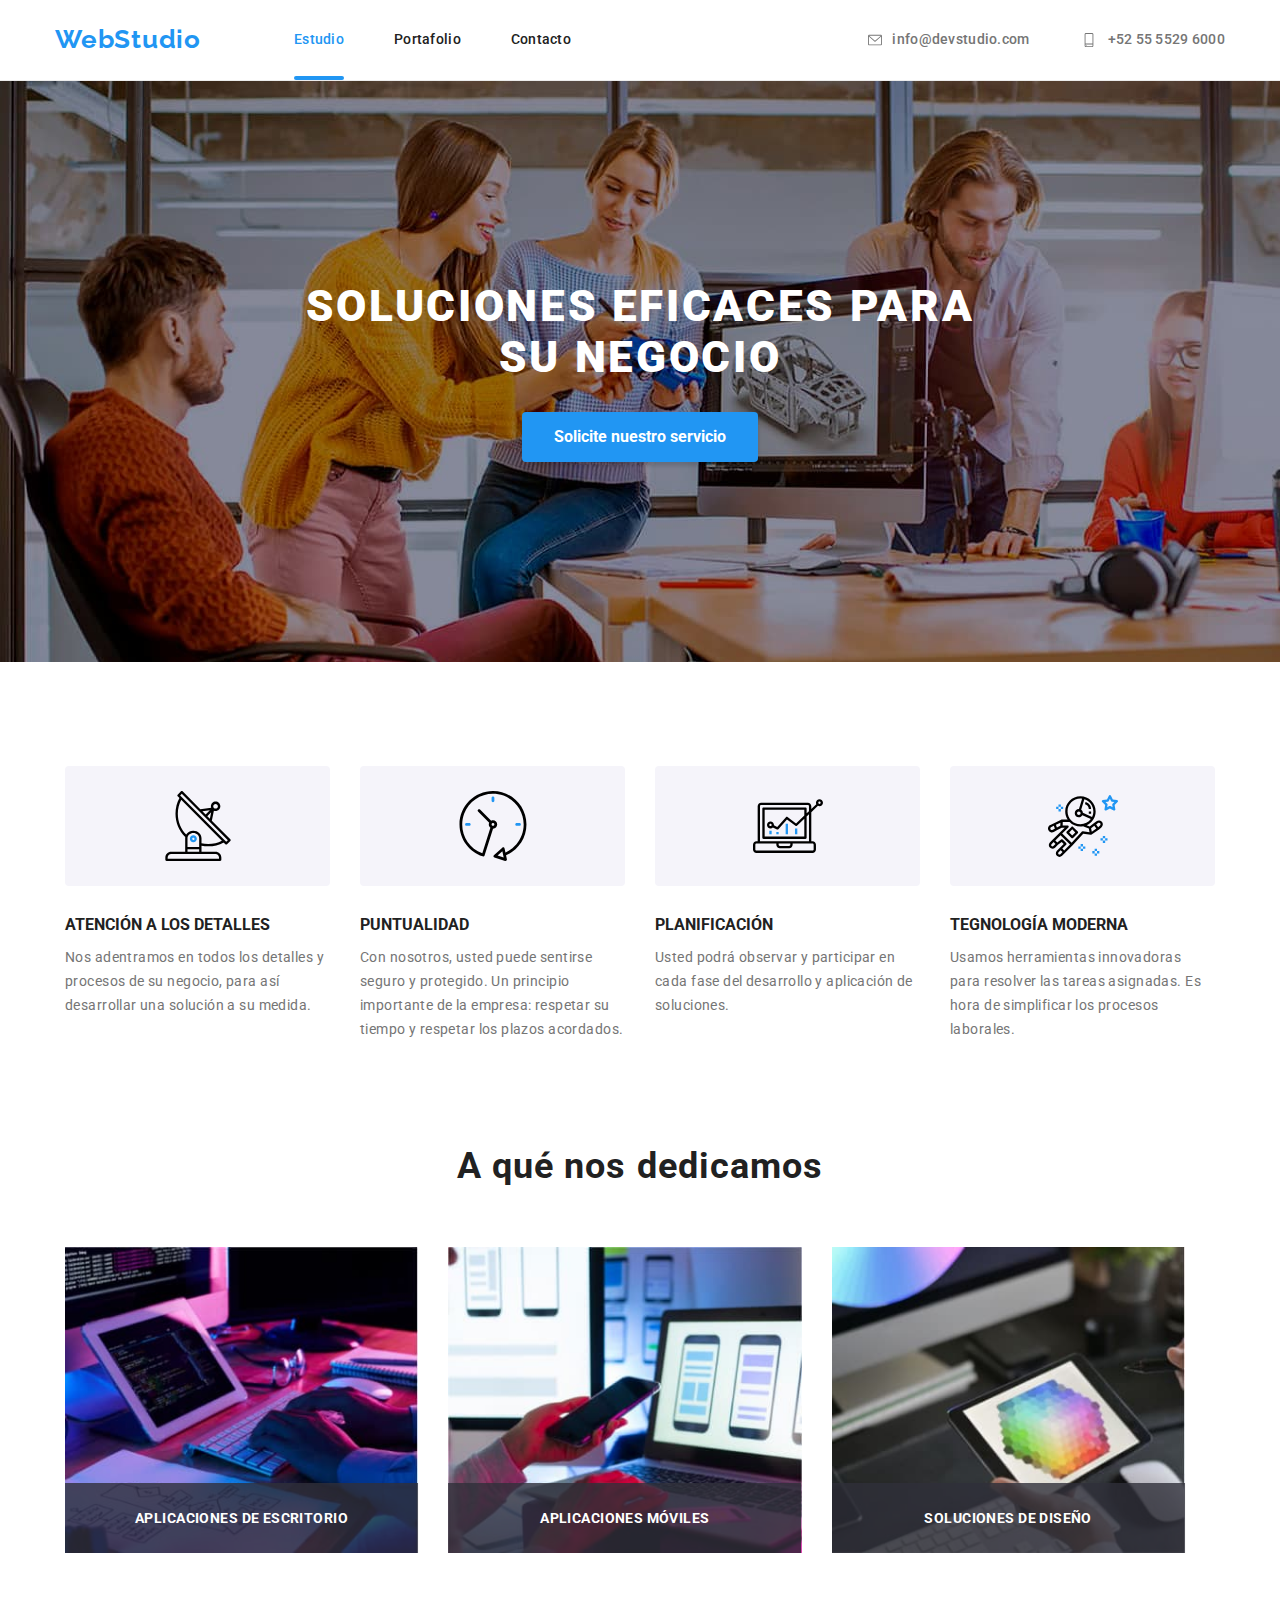
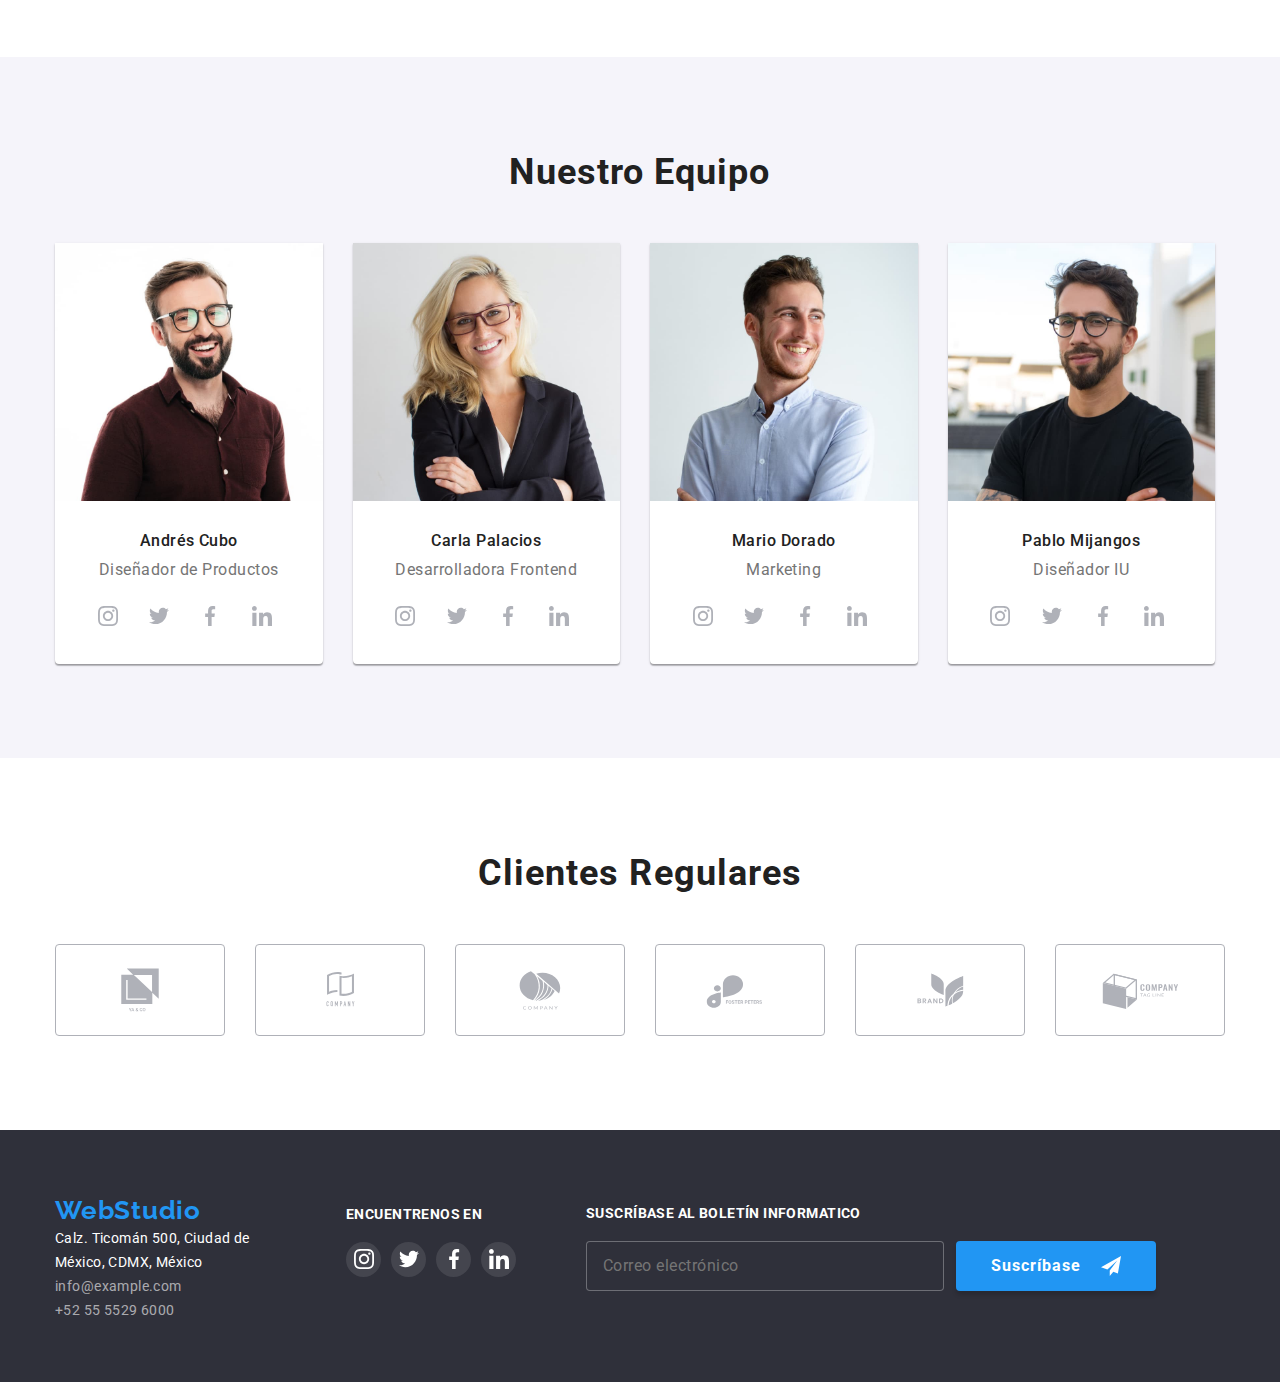
<file: index.html>
<!DOCTYPE html>
<html lang="en">
  <head>
    <meta charset="UTF-8" />
    <meta http-equiv="X-UA-Compatible" content="IE=edge" />
    <meta name="viewport" content="width=device-width, initial-scale=1.0" />
    <title>WebStudio</title>
    <!-- Fuentes -->
    <link
      href="https://fonts.googleapis.com/css2?family=Raleway:ital,wght@0,400;0,500;0,900;1,700&family=Roboto:ital,wght@0,100;0,300;0,400;0,500;0,700;0,900;1,100;1,300;1,400;1,500;1,700;1,900&display=swap"
      rel="stylesheet"
    />
    <link rel="preconnect" href="https://fonts.googleapis.com" />
    <link rel="preconnect" href="https://fonts.gstatic.com" crossorigin />
    <!-- Normalize -->
    <link
      rel="stylesheet"
      href="https://cdnjs.cloudflare.com/ajax/libs/modern-normalize/1.0.0/modern-normalize.min.css"
    />
    <!-- Mis Estilos -->
    <link rel="stylesheet" href="./css/styles.css" />
  </head>

  <body>
    <!-- Aquí empieza el encabezado principal que se mantendrá en todas las páginas del sitio web -->
    <header class="header">
      <div class="container container-header">
        <a href="./index.html" class="header-logo link"
          ><span class="logo-blue">WebStudio</span></a
        >
        <nav class="header-nav">
          <ul class="header-menu list">
            <li class="header-menu-item">
              <a href="./index.html" class="header-link link current"
                >Estudio</a
              >
            </li>
            <li class="header-menu-item">
              <a href="./portfolio.html" class="header-link link">Portafolio</a>
            </li>
            <li class="header-menu-item">
              <a href="" class="header-link link ">Contacto</a>
            </li>
          </ul>
        </nav>
        <ul class="header-contacts list">
          <li class="header-email ">
            <a
              href="mailto:info@devstudio.com"
              class="email header-contacts-link link"
            >
              <svg class="icon-header" width="14" height="14">
                <use href="./images/icons.svg#icon-email"></use></svg
              >info@devstudio.com</a
            >
          </li>
          <li class="header-tel">
            <a href="tel:+525555296000" class="tel header-contacts-link link"
              ><svg class="icon-header" width="18" height="14">
                <use href="./images/icons.svg#icon-smartphone"></use></svg
              >+52 55 5529 6000</a
            >
          </li>
        </ul>
      </div>
    </header>

    <!-- Aquí está el contenido principal de nuestra página -->
    <main>
      <!-- Contiene la sección para solicitar servicio -->
      <section class="main-intro intro section">
        <div class="container container-intro">
          <h1>SOLUCIONES EFICACES PARA SU NEGOCIO</h1>
          <button type="button" class="intro-button btn-intro-main" data-modal-open>
            Solicite nuestro servicio
          </button>
        </div>
      </section>

      <!-- Contiene la sección de los beneficios que ofrece la empresa-->
      <section class="benefits section">
        <div class="container container-benefits">
          <h2 hidden class="t-benefits">Nuestras ventanas</h2>
          <ul class="benefits-list list">
            <li class="benefits-list-item">
              <div class="features-container">
                <svg class="features-icon" width="70" height="70">
                  <use href="./images/icons.svg#icon-antenna"></use>
                </svg>
              </div>
              <h3 class="title-benefits">ATENCIÓN A LOS DETALLES</h3>
              <p class="benefits-text">
                Nos adentramos en todos los detalles y procesos de su negocio,
                para así desarrollar una solución a su medida.
              </p>
            </li>
            <li class="benefits-list-item">
              <div class="features-container">
                <svg class="features-icon" width="70" height="70">
                  <use href="./images/icons.svg#icon-clock"></use>
                </svg>
              </div>
              <h3 class="title-benefits">PUNTUALIDAD</h3>
              <p class="benefits-text">
                Con nosotros, usted puede sentirse seguro y protegido. Un
                principio importante de la empresa: respetar su tiempo y
                respetar los plazos acordados.
              </p>
            </li>
            <li class="benefits-list-item">
              <div class="features-container">
                <svg class="features-icon" width="70" height="70">
                  <use href="./images/icons.svg#icon-diagram"></use>
                </svg>
              </div>
              <h3 class="title-benefits">PLANIFICACIÓN</h3>
              <p class="benefits-text">
                Usted podrá observar y participar en cada fase del desarrollo y
                aplicación de soluciones.
              </p>
            </li>
            <li class="benefits-list-item">
              <div class="features-container">
                <svg class="features-icon" width="70" height="70">
                  <use href="./images/icons.svg#icon-astronaut"></use>
                </svg>
              </div>
              <h3 class="title-benefits">TEGNOLOGÍA MODERNA</h3>
              <p class="benefits-text">
                Usamos herramientas innovadoras para resolver las tareas
                asignadas. Es hora de simplificar los procesos laborales.
              </p>
            </li>
          </ul>
        </div>
      </section>

      <!-- Contiene la sección: A qué se dedica la empresa -->
      <section class="section-word">
        <div class="container container-word">
          <h2 class="title-what-do">A qué nos dedicamos</h2>
          <ul class="img-container-list list work">
            <li class="img-work-item">
              <div class="container-work-item">
                <img 
                  class="img-work"
                  src="./images/Diseño_desarrollo_SW.jpg"
                  alt="Diseño y desarrollo de una solución informática"
                  width="373"
                />
                <p class="label-work">APLICACIONES DE ESCRITORIO</p>
              </div>
            </li>
            <li class="img-work-item">
              <div class="container-work-item">
                <img
                  src="./images/Diseño_Responsive.jpg"
                  alt="Diseño web responsive"
                  width="373"
                />
                <p class="label-work">APLICACIONES MÓVILES</p>
              </div>
            </li>
            <li class="img-work-item">
              <div class="container-work-item">
                <img
                  src="./images/Diseño_Necesidades.jpg"
                  alt="Diseño de acuerdo a la necesidades"
                  width="373"
                />
                <p class="label-work">SOLUCIONES DE DISEÑO</p>
              </div>
            </li>
          </ul>
        </div>
      </section>

      <!-- Contiene la sección de información del equipo de trabajo de la empresa -->
      <section class="section-our-team section">
        <div class="container container-our-team">
          <h2 class="title-our-team">Nuestro Equipo</h2>
          <ul class="our-team-list list">
            <li class="our-team-item">
              <img
                class="img-our-team"
                src="./images/andres_cubo.jpg"
                alt="Miembro del equipo de trabajo Andrés Cubo"
                width="270"
              />
              <div class="container-title-text">
                <h3 class="title-our-team-person">Andrés Cubo</h3>
                <p class="our-team-text">Diseñador de Productos</p>
                <div class="content-social-networks">
                  <ul class="social-networks-list list">
                    <li class="social-networks-item">
                      <a href="#" class="social-networks-link">
                        <svg class="icon-networks" width="20" height="20">
                          <use href="./images/icons.svg#icon-instagram"></use>
                        </svg>
                      </a>
                    </li>
                    <li class="social-networks-item">
                      <a href="#">
                        <svg class="icon-networks" width="20" height="20">
                          <use href="./images/icons.svg#icon-twitter"></use>
                        </svg>
                      </a>
                    </li>
                    <li class="social-networks-item">
                      <a href="#">
                        <svg class="icon-networks" width="20" height="20">
                          <use href="./images/icons.svg#icon-facebook"></use>
                        </svg>
                      </a>
                    </li>
                    <li class="social-networks-item">
                      <a href="#">
                        <svg class="icon-networks" width="20" height="20">
                          <use href="./images/icons.svg#icon-linkedin"></use>
                        </svg>
                      </a>
                    </li>
                  </ul>
                </div>
              </div>
            </li>
            <li class="our-team-item">
              <img
                class="img-our-team"
                src="./images/carla_palacios.jpg"
                alt="Miembro del equipo de trabajo Carla Palacios"
                width="270"
              />
              <div class="container-title-text">
                <h3 class="title-our-team-person">Carla Palacios</h3>
                <p class="our-team-text">Desarrolladora Frontend</p>
                <div class="content-social-networks">
                  <ul class="social-networks-list list">
                    <li class="social-networks-item">
                      <a href="#">
                        <svg class="icon-networks" width="20" height="20">
                          <use href="./images/icons.svg#icon-instagram"></use>
                        </svg>
                      </a>
                    </li>
                    <li class="social-networks-item">
                      <a href="#">
                        <svg class="icon-networks" width="20" height="20">
                          <use href="./images/icons.svg#icon-twitter"></use>
                        </svg>
                      </a>
                    </li>
                    <li class="social-networks-item">
                      <a href="#">
                        <svg class="icon-networks" width="20" height="20">
                          <use href="./images/icons.svg#icon-facebook"></use>
                        </svg>
                      </a>
                    </li>
                    <li class="social-networks-item">
                      <a href="#">
                        <svg class="icon-networks" width="20" height="20">
                          <use href="./images/icons.svg#icon-linkedin"></use>
                        </svg>
                      </a>
                    </li>
                  </ul>
                </div>
              </div>
            </li>
            <li class="our-team-item">
              <img
                class="img-our-team"
                src="./images/mario_dorado.jpg"
                alt="Miembro del equipo de trabajo Mario Dorado"
                width="270"
              />
              <div class="container-title-text">
                <h3 class="title-our-team-person">Mario Dorado</h3>
                <p class="our-team-text">Marketing</p>
                <div class="content-social-networks">
                  <ul class="social-networks-list list">
                    <li class="social-networks-item">
                      <a href="#">
                        <svg class="icon-networks" width="20" height="20">
                          <use href="./images/icons.svg#icon-instagram"></use>
                        </svg>
                      </a>
                    </li>
                    <li class="social-networks-item">
                      <a href="#">
                        <svg class="icon-networks" width="20" height="20">
                          <use href="./images/icons.svg#icon-twitter"></use>
                        </svg>
                      </a>
                    </li>
                    <li class="social-networks-item">
                      <a href="#">
                        <svg class="icon-networks" width="20" height="20">
                          <use href="./images/icons.svg#icon-facebook"></use>
                        </svg>
                      </a>
                    </li>
                    <li class="social-networks-item">
                      <a href="#">
                        <svg class="icon-networks" width="20" height="20">
                          <use href="./images/icons.svg#icon-linkedin"></use>
                        </svg>
                      </a>
                    </li>
                  </ul>
                </div>
              </div>
            </li>
            <li class="our-team-item">
              <img
                class="img-our-team"
                src="./images/pablo_mijangos.jpg"
                alt="Miembro del equipo de trabajo Pablo Mijangos"
                width="270"
              />
              <div class="container-title-text">
                <h3 class="title-our-team-person">Pablo Mijangos</h3>
                <p class="our-team-text">Diseñador IU</p>
                <div class="content-social-networks">
                  <ul class="social-networks-list list">
                    <li class="social-networks-item">
                      <a href="#">
                        <svg class="icon-networks" width="20" height="20">
                          <use href="./images/icons.svg#icon-instagram"></use>
                        </svg>
                      </a>
                    </li>
                    <li class="social-networks-item">
                      <a href="#">
                        <svg class="icon-networks" width="20" height="20">
                          <use href="./images/icons.svg#icon-twitter"></use>
                        </svg>
                      </a>
                    </li>
                    <li class="social-networks-item">
                      <a href="#">
                        <svg class="icon-networks" width="20" height="20">
                          <use href="./images/icons.svg#icon-facebook"></use>
                        </svg>
                      </a>
                    </li>
                    <li class="social-networks-item">
                      <a href="#">
                        <svg class="icon-networks" width="20" height="20">
                          <use href="./images/icons.svg#icon-linkedin"></use>
                        </svg>
                      </a>
                    </li>
                  </ul>
              </div>
            </li>
          </ul>
        </div>
      </section>

      <section class="regular-customers-section section">
        <div class="container-regular-customers container">
          <h2 class="title-our-team">Clientes Regulares</h2>
            <ul class="regular-customers-list list">
              <li class="regular-customers-item"><svg class="icon-customers" width="42" height="47">
                <use href="./images/icons.svg#icon-customer-1"></use>
              </svg></li>
              <li class="regular-customers-item"><svg class="icon-customers" width="39" height="35">
                <use href="./images/icons.svg#icon-customer-2"></use>
              </svg></li>
              <li class="regular-customers-item"><svg class="icon-customers" width="44" height="42">
                <use href="./images/icons.svg#icon-customer-3"></use>
              </svg></li>
              <li class="regular-customers-item"><svg class="icon-customers" width="85" height="85">
                <use href="./images/icons.svg#icon-customer-4"></use>
              </svg></li>
              <li class="regular-customers-item"><svg class="icon-customers" width="83" height="46">
                <use href="./images/icons.svg#icon-customer-5"></use>
              </svg></li>
              <li class="regular-customers-item"><svg class="icon-customers" width="85" height="85">
                <use href="./images/icons.svg#icon-customer-6"></use>
              </svg></li>
            </ul>
          
        </div>
      </section>
    </main>

    <!-- Y aquí está nuestro pie de página principal que se utiliza en todas las páginas de nuestro sitio web -->
    <footer class="footer">
      <div class="container container-footer">
        <div class="container-footer-adderss">
          <a href="./index.html" class="footer-logo link"
          ><span class="logo-blue">WebStudio</span></a
        >
        <address class="footer_address">
          <ul class="footer-list list">
            <li class="footer-list-item">
              <a href="" class="address-contact link"
                >Calz. Ticomán 500, Ciudad de México, CDMX, México</a
              >
            </li>
            <li class="footer-list-item">
              <a href="mailto:info@example.com" class="footer-contact link"
                >info@example.com</a
              >
            </li>
            <li class="footer-list-item">
              <a href="tel:+525555296000" class="footer-contact link"
                >+52 55 5529 6000
              </a>
            </li>
          </ul>
        </address>
        </div>
        <div class="content-social-footer">
            <p class="text-social">ENCUENTRENOS EN</p>
            <ul class="social-list list">
              <li>
                <a href="#" class="icon-footer-link">
                  <svg class="icon-footer" width="20" height="20">
                    <use href="./images/icons.svg#icon-instagram-2"></use>
                  </svg>
                </a>
              </li>
              <li>
                <a href="#" class="icon-footer-link">
                  <svg class="icon-footer" width="20" height="20">
                    <use href="./images/icons.svg#icon-twitter-2"></use>
                  </svg>
                </a>
              </li>
              <li>
                <a href="#" class="icon-footer-link">
                  <svg class="icon-footer" width="20" height="20">
                    <use href="./images/icons.svg#icon-facebook-2"></use>
                  </svg>
                </a>
              </li>
              <li>
                <a href="#" class="icon-footer-link" >
                  <svg class="icon-footer" width="20" height="20">
                    <use href="./images/icons.svg#icon-linkedin-2"></use>
                  </svg>
                </a>
              </li>
            </ul>
          </div>

          <div class="footer-container-suscribe">
            <p></p>
            <form action="" class="footer-form">
              <label for="mail" class="footer-label-suscribe">SUSCRÍBASE AL BOLETÍN INFORMATICO</label>
              <div class="footer-container-send">
                <input type="email" class="form-input-footer" name="mail" id="mail" placeholder="Correo electrónico" required>
                <button type="submit" class="footer-btn">Suscríbase
                  <svg class="form-footer-icon" width="20" height="20">
                    <use href="./images/icons.svg#icon-suscribe"></use>
                  </svg>
                </button>
              </div>
            </form>
          </div>
      </div>
    </footer>

     <!--VENTANA MODAL-->
     <div class= "backdrop is-hidden " data-modal>
      <div class="modal">
        <button type="button" class="modal__close" data-modal-close>
          <svg class="modal__close--icon" width="15" height="15">
                <use href="./images/icons.svg#icon-close"></use></svg
              >
        </button>
        <form action="on" class="form-modal">
          <div class="form-container-modal">
            <p class="form-text">Deje sus datos, nos contactaremos con usted</p>
          
            <label for="name" class="form-label">Nombre</label>
            <div class="form-container-input">
              <input type="text" class="form-input" name="name" id="name" required/>
              <svg class="form-icon" width="15" height="15">
                <use href="./images/icons.svg#icon-person"></use>
              </svg>
            </div>
            
            <label for="phone" class="form-label">Teléfono</label>
              <div class="form-container-input">
                <input type="tel" class="form-input" name="phone" id="phone" required/>
                <svg class="form-icon" width="15" height="15">
                  <use href="./images/icons.svg#icon-phone"></use>
                </svg>
              </div>
          
            <label for="eamil" class="form-label">E-mail</label>
              <div class="form-container-input">
                <input type="email" class="form-input" name="email" id="email" required/>
                <svg class="form-icon" width="15" height="15">
                  <use href="./images/icons.svg#icon-mail"></use>
                </svg>
              </div>
          
            <label for="comment" class="form-label">Comentarios</label>
            <div class="form-container-textarea">
              <textarea name="comment" id="comment" class="form-textarea" cols="30" rows="10" placeholder="Introduzca el texto"></textarea>
            </div>
           
            <label class="form-label-checkbox">
              <div class="form-container-checkbox">
                <input type="checkbox" class="form-checkbox-input" name="policy" id="policy" value="accept">
                <svg class="form-icon-check" width="16" height="15">
                  <use href="./images/icons.svg#icon-checkbox"></use>
                </svg>
                <span class="form-text-policy">Estoy de acuerdo con el boletín informativo y acepto los Términos y Condiciones</span>
              </div>
            </label>
            
            <button type="submit" class="form-btnsend">Enviar</button>
          </div>
        </form>
      </div>
    </div>
    <script src="./js/modal.js"></script>
  </body>
</html>
</file>
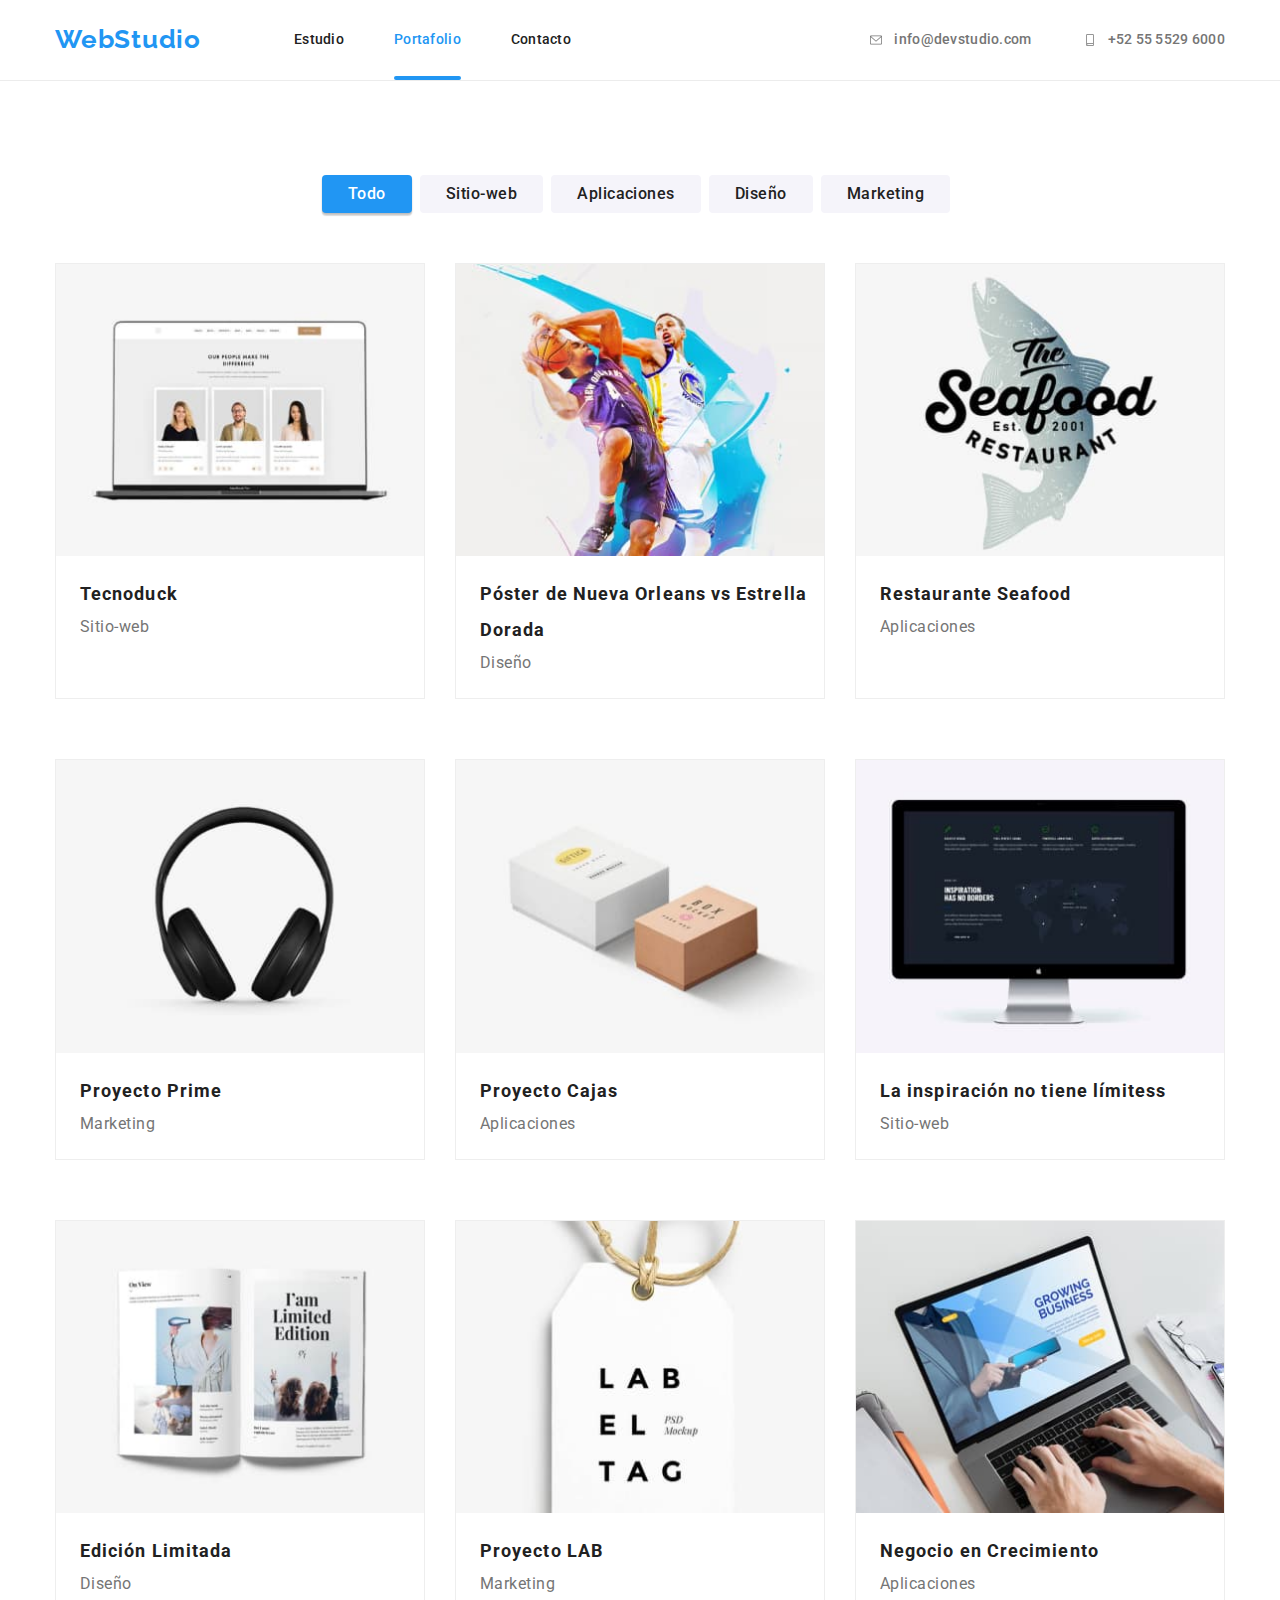
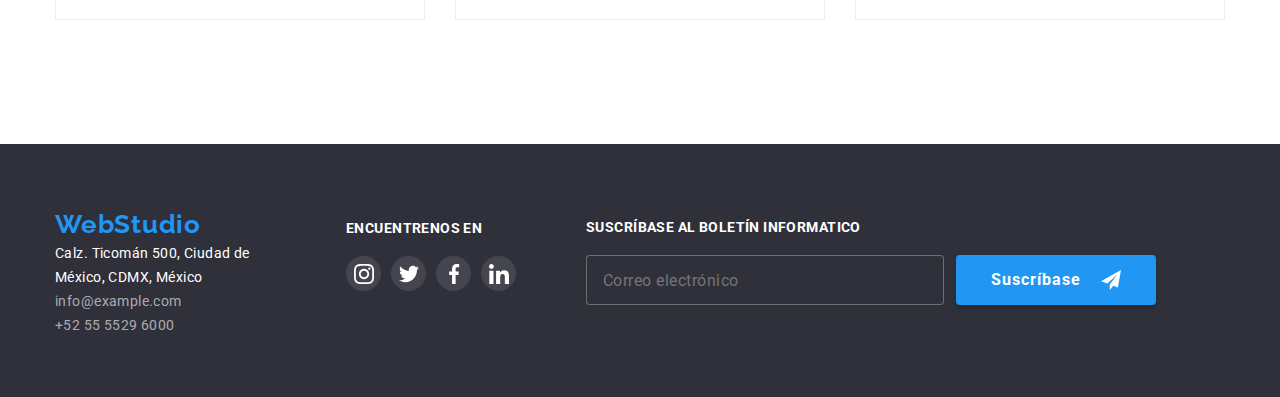
<file: portfolio.html>
<!DOCTYPE html>
<html lang="en">
  <head>
    <meta charset="UTF-8" />
    <meta http-equiv="X-UA-Compatible" content="IE=edge" />
    <meta name="viewport" content="width=device-width, initial-scale=1.0" />
    <title>WebStudio</title>
    <!-- Fuentes -->
    <link
      href="https://fonts.googleapis.com/css2?family=Raleway:ital,wght@0,400;0,500;0,900;1,700&family=Roboto:ital,wght@0,100;0,300;0,400;0,500;0,700;0,900;1,100;1,300;1,400;1,500;1,700;1,900&display=swap"
      rel="stylesheet"
    />
    <link rel="preconnect" href="https://fonts.googleapis.com" />
    <link rel="preconnect" href="https://fonts.gstatic.com" crossorigin />
    <!-- Normalize -->
    <link
      rel="stylesheet"
      href="https://cdnjs.cloudflare.com/ajax/libs/modern-normalize/1.0.0/modern-normalize.min.css"
    />
    <!-- Mis Estilos -->
    <link rel="stylesheet" href="./css/styles.css" />
  </head>
  <body>
    <!-- Aquí empieza el encabezado principal que se mantendrá en todas las páginas del sitio web -->
    <header class="header">
      <div class="container container-header">
        <a href="./index.html" class="header-logo link"
          ><span class="logo-blue">WebStudio</span></a
        >
        <nav class="header-nav">
          <ul class="header-menu list">
            <li class="header-menu-item">
              <a href="./index.html" class="header-link link">Estudio</a>
            </li>
            <li class="header-menu-item">
              <a href="./portfolio.html" class="header-link link current"
                >Portafolio</a
              >
            </li>
            <li class="header-menu-item">
              <a href="" class="header-link link contacto">Contacto</a>
            </li>
          </ul>
        </nav>
        <ul class="header-contacts list">
          <li class="header-email">
            <a
              href="mailto:info@devstudio.com"
              class="email header-contacts-link link"
            >
              <svg class="icon-header" width="16" height="12">
                <use href="./images/icons.svg#icon-email"></use></svg
              >info@devstudio.com</a
            >
          </li>
          <li class="header-tel">
            <a href="tel:+525555296000" class="tel header-contacts-link link"
              ><svg class="icon-header" width="16" height="12">
                <use href="./images/icons.svg#icon-smartphone"></use></svg
              >+52 55 5529 6000</a
            >
          </li>
        </ul>
      </div>
    </header>
    <!-- Aquí está el contenido principal de nuestra página -->
    <main>
      <!-- Contiene la sección del portafolio -->
      <section class="navbar-section section">
        <div class="container">
          <ul class="nav-list list">
            <li class="list-button">
              <button type="button" class="nav-button button-current">
                Todo
              </button>
            </li>
            <li class="list-button">
              <button type="button" class="nav-button">Sitio-web</button>
            </li>
            <li class="list-button">
              <button type="button" class="nav-button">Aplicaciones</button>
            </li>
            <li class="list-button">
              <button type="button" class="nav-button">Diseño</button>
            </li>
            <li class="list-button">
              <button type="button" class="nav-button">Marketing</button>
            </li>
          </ul>
          <ul class="portfolio-list list">
            <li class="portfolio-item">
              <div class="card">
                <img
                  src="./images/tecnoduck.jpg"
                  alt="Sitio-web Tecnoduck"
                  width="370"
                />
                <div class="content-description">
                  <p class="description-text">
                    Tecnoduck es una plataforma de distribución de coronavirus
                    de última generación. Las compañías usan esta plataforma
                    para el espionaje digital y los ataques a los servidores
                    seguros de la competencia.
                  </p>
                </div>
              </div>
              <div class="container-title-text-port">
                <h3 class="title-portfolio">Tecnoduck</h3>
                <p class="portfolio-text">Sitio-web</p>
              </div>
            </li>
            <li class="portfolio-item">
              <div class="card">
                <img
                  src="./images/poster.jpg"
                  alt="Nueva Orleans vs Estrella Dorada"
                  width="370"
                />
                <div class="content-description">
                  <p class="description-text">
                    Lorem ipsum dolor, sit amet consectetur adipisicing elit.
                    Iusto, id cum quibusdam perferendis vero consequuntur minus
                    perspiciatis et quasi voluptate, porro omnis quidem suscipit
                    velit natus qui culpa, doloremque ea?
                  </p>
                </div>
              </div>
              <div class="container-title-text-port">
                <h3 class="title-portfolio">
                  Póster de Nueva Orleans vs Estrella Dorada
                </h3>
                <p class="portfolio-text">Diseño</p>
              </div>
            </li>
            <li class="portfolio-item">
              <div class="card">
                <img
                  src="./images/restaurant.jpg"
                  alt="Restaurante Seafood"
                  width="370"
                />
                <div class="content-description">
                  <p class="description-text">
                    Lorem ipsum dolor, sit amet consectetur adipisicing elit.
                    Iusto, id cum quibusdam perferendis vero consequuntur minus
                    perspiciatis et quasi voluptate, porro omnis quidem suscipit
                    velit natus qui culpa, doloremque ea?
                  </p>
                </div>
              </div>
              <div class="container-title-text-port">
                <h3 class="title-portfolio">Restaurante Seafood</h3>
                <p class="portfolio-text">Aplicaciones</p>
              </div>
            </li>
            <li class="portfolio-item">
              <div class="card">
                <img
                  src="./images/proyecto-prime.jpg"
                  alt="Diadema"
                  width="370"
                />
                <div class="content-description">
                  <p class="description-text">
                    Lorem ipsum dolor, sit amet consectetur adipisicing elit.
                    Iusto, id cum quibusdam perferendis vero consequuntur minus
                    perspiciatis et quasi voluptate, porro omnis quidem suscipit
                    velit natus qui culpa, doloremque ea?
                  </p>
                </div>
              </div>
              <div class="container-title-text-port">
                <h3 class="title-portfolio">Proyecto Prime</h3>
                <p class="portfolio-text">Marketing</p>
              </div>
            </li>
            <li class="portfolio-item">
              <div class="card">
                <img src="./images/proyecto-caja.jpg" alt="Cajas" width="370" />
                <div class="content-description">
                  <p class="description-text">
                    Lorem ipsum dolor, sit amet consectetur adipisicing elit.
                    Iusto, id cum quibusdam perferendis vero consequuntur minus
                    perspiciatis et quasi voluptate, porro omnis quidem suscipit
                    velit natus qui culpa, doloremque ea?
                  </p>
                </div>
              </div>
              <div class="container-title-text-port">
                <h3 class="title-portfolio">Proyecto Cajas</h3>
                <p class="portfolio-text">Aplicaciones</p>
              </div>
            </li>
            <li class="portfolio-item">
              <div class="card">
                <img
                  src="./images/inspiracion.jpg"
                  alt="Computador"
                  width="370"
                />
                <div class="content-description">
                  <p class="description-text">
                    Lorem ipsum dolor, sit amet consectetur adipisicing elit.
                    Iusto, id cum quibusdam perferendis vero consequuntur minus
                    perspiciatis et quasi voluptate, porro omnis quidem suscipit
                    velit natus qui culpa, doloremque ea?
                  </p>
                </div>
              </div>
              <div class="container-title-text-port">
                <h3 class="title-portfolio">
                  La inspiración no tiene límitess
                </h3>
                <p class="portfolio-text">Sitio-web</p>
              </div>
            </li>
            <li class="portfolio-item">
              <div class="card">
                <img
                  src="./images/edicion-limitada.jpg"
                  alt="Revista"
                  width="370"
                />
                <div class="content-description">
                  <p class="description-text">
                    Lorem ipsum dolor, sit amet consectetur adipisicing elit.
                    Iusto, id cum quibusdam perferendis vero consequuntur minus
                    perspiciatis et quasi voluptate, porro omnis quidem suscipit
                    velit natus qui culpa, doloremque ea?
                  </p>
                </div>
              </div>
              <div class="container-title-text-port">
                <h3 class="title-portfolio">Edición Limitada</h3>
                <p class="portfolio-text">Diseño</p>
              </div>
            </li>
            <li class="portfolio-item">
              <div class="card">
                <img
                  src="./images/proyecto-lab.jpg"
                  alt="Etiqueta Lab El Tag"
                  width="370"
                />
                <div class="content-description">
                  <p class="description-text">
                    Lorem ipsum dolor, sit amet consectetur adipisicing elit.
                    Iusto, id cum quibusdam perferendis vero consequuntur minus
                    perspiciatis et quasi voluptate, porro omnis quidem suscipit
                    velit natus qui culpa, doloremque ea?
                  </p>
                </div>
              </div>
              <div class="container-title-text-port">
                <h3 class="title-portfolio">Proyecto LAB</h3>
                <p class="portfolio-text">Marketing</p>
              </div>
            </li>
            <li class="portfolio-item">
              <div class="card">
                <img
                  src="./images/negocio-crecimiento.jpg"
                  alt="Miembro del equipo de trabajo Pablo Mijangos"
                  width="370"
                />
                <div class="content-description">
                  <p class="description-text">
                    Lorem ipsum dolor, sit amet consectetur adipisicing elit.
                    Iusto, id cum quibusdam perferendis vero consequuntur minus
                    perspiciatis et quasi voluptate, porro omnis quidem suscipit
                    velit natus qui culpa, doloremque ea?
                  </p>
                </div>
              </div>
              <div class="container-title-text-port">
                <h3 class="title-portfolio">Negocio en Crecimiento</h3>
                <p class="portfolio-text">Aplicaciones</p>
              </div>
            </li>
          </ul>
        </div>
      </section>
    </main>
    <!-- Y aquí está nuestro pie de página principal que se utiliza en todas las páginas de nuestro sitio web -->
    <footer class="footer">
      <div class="container container-footer">
        <div class="container-footer-adderss">
          <a href="./index.html" class="footer-logo link"
            ><span class="logo-blue">WebStudio</span></a
          >
          <address class="footer_address">
            <ul class="footer-list list">
              <li class="footer-list-item">
                <a href="" class="address-contact link"
                  >Calz. Ticomán 500, Ciudad de México, CDMX, México</a
                >
              </li>
              <li class="footer-list-item">
                <a href="mailto:info@example.com" class="footer-contact link"
                  >info@example.com</a
                >
              </li>
              <li class="footer-list-item">
                <a href="tel:+525555296000" class="footer-contact link"
                  >+52 55 5529 6000
                </a>
              </li>
            </ul>
          </address>
        </div>
        <div class="content-social-footer">
          <p class="text-social">ENCUENTRENOS EN</p>
          <ul class="social-list list">
            <li>
              <a href="#" class="icon-footer-link">
                <svg class="icon-footer" width="20" height="20">
                  <use href="./images/icons.svg#icon-instagram-2"></use>
                </svg>
              </a>
            </li>
            <li>
              <a href="#" class="icon-footer-link">
                <svg class="icon-footer" width="20" height="20">
                  <use href="./images/icons.svg#icon-twitter-2"></use>
                </svg>
              </a>
            </li>
            <li>
              <a href="#" class="icon-footer-link">
                <svg class="icon-footer" width="20" height="20">
                  <use href="./images/icons.svg#icon-facebook-2"></use>
                </svg>
              </a>
            </li>
            <li>
              <a href="#" class="icon-footer-link">
                <svg class="icon-footer" width="20" height="20">
                  <use href="./images/icons.svg#icon-linkedin-2"></use>
                </svg>
              </a>
            </li>
          </ul>
        </div>

        <div class="footer-container-suscribe">
          <p></p>
          <form action="" class="footer-form">
            <label for="mail" class="footer-label-suscribe"
              >SUSCRÍBASE AL BOLETÍN INFORMATICO</label
            >
            <div class="footer-container-send">
              <input
                type="email"
                class="form-input-footer"
                name="mail"
                id="mail"
                placeholder="Correo electrónico"
                required
              />
              <button type="submit" class="footer-btn">
                Suscríbase
                <svg class="form-footer-icon" width="20" height="20">
                  <use href="./images/icons.svg#icon-suscribe"></use>
                </svg>
              </button>
            </div>
          </form>
        </div>
      </div>
    </footer>
  </body>
</html>
</file>
<file: css/styles.css>
*,
*::before,
*::after {
  box-sizing: border-box;
}
h1 {
  color: var(--hero-color);
  font-size: 90px;
}
/*p {
  font-size: 18px;
  line-height: 30px;
}

span,
a {
  font-size: 11px;
}*/
b {
  color: var(--custom-dark);
  font-size: 42px;
}

h1,
h2,
h3,
h4,
h5,
h6,
p {
  margin: 0;
}

html {
  box-sizing: border-box;
}

img {
  display: block;
  max-width: 100%;
  height: auto;
}

address {
  font-style: normal;
}

.link {
  text-decoration: none;
  color: inherit;
}

.list {
  list-style: none;
  padding: 0;
  margin: 0;
}

:root {
  --primary-text-color: #212121;
  --secundary-text-color: #757575;
  --tertiary-tex-color: rgba(255, 255, 255, 0.6);
  --accent-color: #2196f3;
  --primary-background-color: #ffffff;
  --secondary-background-color: #2f303a;
  --tertiary-background-color: #f5f4fa;
  --transition-duration: 250ms;
  --timing-function: cubic-bezier(0.4, 0, 0.2, 1);
}

body {
  font-family: 'Roboto', sans-serif;
  color: var(--primary-text-color);
  background-color: var(--primary-background-color);
  font-size: 14px;
}

.container {
  width: 1200px;
  padding-left: 15px;
  padding-right: 15px;
  margin: 0 auto;
}

.section {
  padding-top: 94px;
  padding-bottom: 94px;
}

/*SECTION-HEADER*/
.logo-blue {
  font-family: 'Raleway', sans-serif;
  font-weight: 700;
  font-size: 26px;
  line-height: 1.19;
  letter-spacing: 0.03em;
  color: var(--accent-color);
}

.header-logo {
  margin-top: 24px;
  margin-bottom: 25px;
  margin-right: 93px;
}

.header {
  border-bottom: 1px solid #ececec;
}
.container-header {
  display: flex;
  align-items: center;
}

.header-menu {
  display: flex;
}

.header-contacts {
  display: flex;
  margin-left: auto;
}

.header-link {
  font-weight: 500;
  line-height: 1.14;
  letter-spacing: 0.02em;
  color: var(--primary-text-color);
  padding-top: 32px;
  padding-bottom: 32px;
  text-decoration: none;
  text-transform: capitalize;
  position: relative;
}

.header-contacts-link {
  display: flex;
  align-items: center;
  font-weight: 500;
  line-height: 1.14;
  letter-spacing: 0.02em;
  gap: 10px;
  color: var(--secundary-text-color);
  fill: var(--secundary-text-color);
}

.header-menu-item:not(:last-child),
.header-email:not(:last-child) {
  margin-right: 50px;
}

.header-logo:focus,
.header-link:hover,
.header-link:focus,
.header-contacts-link:hover,
.header-contacts-link:focus {
  color: var(--accent-color);
}
.current {
  color: var(--accent-color);
}

.current::after {
  display: inline-block;
  content: '';
  position: absolute;
  left: 0;
  background-color: var(--accent-color);
  bottom: -1px;
  width: 100%;
  height: 4px;
  border-radius: 2px;
  margin-top: 28px;
}

.header-contacts-link:hover,
.header-contacts-link:focus {
  fill: var(--accent-color);
  color: var(--accent-color);
}

/* VENTANA MODAL */

.backdrop.is-hidden {
  visibility: hidden;
  pointer-events: none;
  opacity: 0;
}

.backdrop {
  position: fixed;
  left: 0;
  top: 0;
  width: 100%;
  height: 100%;
  background-color: rgba(0, 0, 0, 0.2);
  overflow: auto;
  opacity: 1;
  z-index: 1;
  transition: opacity var(--transition-duration) var(--timing-function);
}

.modal {
  position: fixed;
  top: 50%;
  left: 50%;
  height: 581px;
  width: 528px;
  margin: 0 auto;
  background-color: var(--primary-background-color);
  transform: translate(-50%, -50%) scale(1);
  transition: transform 700ms ease-out;
  box-shadow: 0px 1px 3px rgba(0, 0, 0, 0.12), 0px 1px 1px rgba(0, 0, 0, 0.14),
    0px 2px 1px rgba(0, 0, 0, 0.2);
  border-radius: 4px;
}

.modal__close {
  width: 30px;
  height: 30px;
  padding-top: 5px;
  background: var(--primary-background-color);
  border-radius: 50%;
  float: right;
  margin-top: 10px;
  margin-right: 10px;
  text-align: center;
  line-height: 24px;
  float: right;
  border: 1px solid rgba(0, 0, 0, 0.1);
}

.modal__close:hover {
  fill: var(--accent-color);
}

.form-container-modal {
  padding: 40px;
}
.form-text {
  width: 448px;
  height: 23px;
  left: 576px;
  top: 261px;
  margin-bottom: 12px;

  font-weight: 700;
  font-size: 20px;
  line-height: 23px;
  text-align: center;
  letter-spacing: 0.03em;

  color: var(--primary-text-color);
}

.form-label {
  width: 44px;
  height: 14px;
  left: 576px;
  top: 296px;

  font-weight: 400;
  font-size: 12px;
  line-height: 14px;

  letter-spacing: 0.01em;

  color: var(--secundary-text-color);
}

.form-container-input {
  position: relative;
}

.form-input {
  width: 100%;
  margin-top: 4px;
  margin-bottom: 10px;
  padding: 11px 11px 11px 41px;
  font-size: 12px;
  outline: none;
  border: 1px solid rgba(33, 33, 33, 0.2);
  border-radius: 4px;
  transition: border-color var(--transition-duration) var(--timing-function);
  cursor: pointer;
}

.form-icon {
  position: absolute;
  left: 12px;
  top: 50%;
  transform: translateY(-50%);
  fill: var(--primary-text-color);
  transition: fill var(--transition-duration) var(--timing-function);
}

.form-input:focus + .form-icon {
  fill: var(--accent-color);
}

.form-input:focus,
.form-textarea:focus {
  border-color: var(--accent-color);
}

.form-textarea {
  width: 100%;
  height: 120px;
  padding: 16px;
  margin-top: 4px;
  margin-bottom: 10px;
  outline: none;
  font-weight: 400;
  font-size: 12px;
  line-height: 14px;
  letter-spacing: 0.01em;
  border: 1px solid rgba(33, 33, 33, 0.2);
  border-radius: 4px;
  transition: border-color 250ms var(--transition-duration);
  cursor: pointer;
}

.form-container-checkbox {
  margin-bottom: 10px;
}
.form-btnsend {
  width: 200px;
  height: 50px;
  left: 700px;
  top: 712px;

  margin: 0 auto;

  background: var(--accent-color);

  border-radius: 4px;

  font-weight: 700;
  font-size: 16px;
  line-height: 30px;

  display: flex;
  align-items: center;
  justify-content: center;
  text-align: center;
  letter-spacing: 0.06em;
  color: var(--primary-background-color);
  border: none;
  cursor: pointer;
}

.form-btnsend:focus,
.form-btnsend:hover {
  box-shadow: 0px 4px 4px rgba(0, 0, 0, 0.15);
}

.form-text-policy {
  width: 400.62px;
  height: 24px;
  left: 612.38px;
  top: 658px;

  font-weight: 400;
  font-size: 14px;
  line-height: 24px;

  letter-spacing: 0.03em;

  color: var(--secundary-text-color);
}

.form-checkbox-input {
  -webkit-appearance: none;
  -moz-appearance: none;
  appearance: none;
}

.form-icon-check {
  border: 1px solid var(--secundary-text-color);
  transition: background-color fill var(--transition-duration)
    var(--timing-function);
}

.form-checkbox-input:checked + .form-icon-check {
  background-color: var(--accent-color);
}

/*SECTION-INTRO*/

.intro {
  padding-top: 200px;
  padding-bottom: 200px;
}
.main-intro {
  background-image: url(../images/header.jpg);
  background-color: var(--secondary-background-color);
}

.main-intro h1 {
  font-weight: 900;
  font-size: 44px;
  color: #ffffff;
  text-align: center;
  letter-spacing: 0.06em;
  text-transform: uppercase;
  max-width: 696px;
  margin: 0 auto;
  margin-bottom: 30px;
}
.intro-button {
  display: flex;
  font-family: 'Roboto';
  font-weight: 700;
  font-size: 16px;
  line-height: 30px;
  background: var(--accent-color);
  color: var(--primary-background-color);
  box-shadow: 0px 4px 4px rgba(0, 0, 0, 0.15);
  border-radius: 4px;
  cursor: pointer;
  border: none;
  margin: 0 auto;
  padding: 10px 32px;
}

.intro-button:hover,
.intro-button:focus {
  color: var(--primary-background-color);
}

/*SECTION-BENEFITS*/

.benefits-list {
  display: flex;
  /* Make a flex container multiline */
  flex-wrap: wrap;
  /* Set gap between rows and columns */
  gap: 10px;
  padding: 0;
  list-style: none;
  justify-content: center;
}

.benefits-list-item {
  /*  Set the width of the elements  */
  flex-basis: calc((100% - 30px) / 4);
  padding: 10px;
  background-color: var(--primary-background-color);
  border-radius: 4px;
}

.title-benefits h3 {
  font-weight: 700;
  line-height: 16px;
  letter-spacing: 0.03em;
  color: var(--primary-text-color);
  margin-top: 0;
  font-size: 20px;
}
.benefits-text {
  font-weight: 400;
  line-height: 24px;
  letter-spacing: 0.03em;
  color: var(--secundary-text-color);
  margin: 0;
  margin-top: 10px;
}

.features-container {
  display: flex;
  justify-content: center;
  align-items: center;
  margin-bottom: 30px;
  width: 100%;
  height: 120px;
  border-radius: 4px;
  background-color: var(--tertiary-background-color);
}

.features-icon:hover,
.features-icon:focus {
  fill: var(--accent-color);
}

/*SECTION-WORK*/
.img-container-list {
  display: flex;
  /* Make a flex container multiline */
  flex-wrap: wrap;
  /* Set gap between rows and columns */
  gap: 10px;
  padding: 0;
  list-style: none;
  margin-right: 30px;
}

.title-what-do,
.title-our-team {
  font-weight: 700;
  font-size: 36px;
  line-height: 42px;
  text-align: center;
  letter-spacing: 0.03em;
  color: var(--primary-text-color);
  margin-top: 0;
  margin-bottom: 50px;
}

.img-work-item {
  flex-basis: calc((100% - 20px) / 3);
  padding: 10px;
  background-color: #fff;
  border-radius: 4px;
  margin-bottom: 94px;
  position: relativo;
}
.img-work {
  width: 370px;
}

.label-work {
  font-weight: 700;
  font-size: 14px;
  line-height: 16px;
  text-align: center;
  letter-spacing: 0.03em;
  text-transform: uppercase;
  position: absolute;
  width: 353px;
  color: var(--primary-background-color);
  padding-top: 27px;
  padding-bottom: 27px;
  transform: translate(0.01%, -100%);
  background: rgba(47, 48, 58, 0.8);
}

/*SECTION-OUR-TEAM*/
.our-team-list {
  display: flex;
  /* Make a flex container multiline */
  flex-wrap: wrap;
  /* Set gap between rows and columns */
  gap: 30px;
  padding: 0;
  list-style: none;
}

.section-our-team {
  background-color: var(--tertiary-background-color);
}

.img-our-team {
  display: block;
  width: 100%;
  height: auto;
}

.container-title-text {
  margin-top: 30px;
  margin-bottom: 30px;
}
.our-team-item {
  flex-basis: calc((100% - 100px) / 4);
  background-color: var(--primary-background-color);
  box-shadow: 0px 1px 3px rgba(0, 0, 0, 0.12), 0px 1px 1px rgba(0, 0, 0, 0.14),
    0px 2px 1px rgba(0, 0, 0, 0.2);
  border-radius: 0px 0px 4px 4px;
}

.title-our-team-person {
  font-weight: 500;
  font-size: 16px;
  line-height: 19px;
  letter-spacing: 0.03em;
  color: var(--primary-text-color);
  text-align: center;
  padding-bottom: 10px;
}

.our-team-text {
  font-weight: 400;
  font-size: 16px;
  line-height: 19px;
  letter-spacing: 0.03em;
  color: var(--secundary-text-color);
  text-align: center;
}

.social-networks-list {
  display: flex;
  justify-content: space-around;

  margin-right: 30px;
  margin-bottom: 30px;
  margin-left: 32px;
}

li.social-networks-item a {
  height: 20px;
}
.icon-networks {
  fill: #afb1b8;
}
.social-networks-item {
  display: inline-flex;
  align-items: center;
  justify-content: center;
  margin-top: 20px;
  margin-right: 10px;
  width: 35px;
  height: 35px;
  cursor: pointer;
  border-radius: 50%;
}

.social-networks-item:hover {
  background: var(--accent-color);
}
li.social-networks-item:hover svg {
  fill: var(--primary-background-color);
}

/*SECTION-REGULAR-CUSTOMERS*/
.regular-customers-list {
  display: flex;
  align-items: center;
  justify-content: space-between;
}

.regular-customers-item {
  display: flex;
  align-items: center;
  justify-content: center;
  flex-wrap: wrap;
  border: 1px solid #afb1b8;
  border-radius: 4px;
  cursor: pointer;
  height: 92px;
  width: 170px;
}

.icon-customers {
  fill: #afb1b8;
}
.regular-customers-item:hover,
.regular-customers-item:focus {
  border: 1px solid var(--accent-color);
}

.regular-customers-item:hover svg {
  fill: var(--accent-color);
}

/*FOOTER*/

.footer {
  background-color: var(--secondary-background-color);
}

.container-footer-adderss {
  width: 231px;
}
.container-footer {
  display: flex;
  flex-wrap: wrap;
  padding-top: 60px;
  padding-bottom: 60px;
  gap: 60px;
}
.footer-logo {
  font-family: 'Raleway', sans-serif;
  color: var(--primary-background-color);
  font-weight: 700;
  font-size: 31px;
  line-height: 1.19;
  letter-spacing: 0.03em;
  width: 145px;
  margin-top: 60px;
}

.address-contact {
  font-style: normal;
  font-weight: 400;
  line-height: 24px;
  letter-spacing: 0.03em;
  color: var(--primary-background-color);
}

.footer-contact {
  font-style: normal;
  font-weight: 400;
  line-height: 24px;
  letter-spacing: 0.03em;
  color: var(--tertiary-tex-color);
}

.text-social {
  font-weight: 700;
  font-size: 14px;
  line-height: 16px;
  letter-spacing: 0.03em;
  text-transform: uppercase;
  color: var(--primary-background-color);
  margin-top: 16px;
}

.content-social-footer {
  display: flex;
  align-items: flex-start;
  align-content: center;
  flex-direction: column;
}

.social-list {
  display: flex;
  align-items: center;
}

.icon-footer-link {
  display: inline-flex;
  align-items: center;
  justify-content: center;
  flex-direction: column-reverse;
  margin-top: 20px;
  margin-right: 10px;
  width: 35px;
  height: 35px;
  background: rgba(255, 255, 255, 0.1);
  border-radius: 50%;
  cursor: pointer;
}

.icon-footer {
  fill: var(--primary-background-color);
}
.icon-footer-link:hover {
  background: var(--accent-color);
}
.icon-footer:hover {
  fill: var(--primary-background-color);
}

.footer-logo:focus,
.address-contact:hover,
.address-contact:focus,
.footer-contact:hover,
.footer-contact:focus {
  color: var(--accent-color);
}

.footer-container-suscribe {
  display: flex;
  align-items: flex-start;
  align-content: center;
  flex-direction: column;
  gap: 15px;
}
.footer-label-suscribe {
  font-weight: 700;
  font-size: 14px;
  line-height: 16px;
  letter-spacing: 0.03em;
  text-transform: uppercase;

  color: var(--primary-background-color);
}

.footer-container-send {
  display: flex;
  align-items: center;
  align-content: center;

  margin-top: 20px;
}
.form-input-footer {
  font-weight: 400;
  font-size: 16px;
  line-height: 20px;
  padding: 15px 101px 15px 16px;
  margin-right: 12px;
  width: 358px;
  height: 50px;
  letter-spacing: 0.03em;

  color: rgba(255, 255, 255, 0.6);

  background-color: var(--secondary-background-color);
  border: 1px solid rgba(255, 255, 255, 0.3);
  border-radius: 4px;
  transition: border-color var(--transition-duration) var(--timing-function);
  cursor: pointer;
  outline: none;
}

.form-input-footer:focus {
  border-color: var(--accent-color);
}

.footer-btn {
  display: flex;
  align-items: center;
  justify-content: center;
  width: 200px;
  height: 50px;

  background: var(--accent-color);
  box-shadow: 0px 4px 4px rgba(0, 0, 0, 0.15);
  border-radius: 4px;

  font-weight: 700;
  font-size: 16px;
  line-height: 30px;
  letter-spacing: 0.06em;

  color: var(--primary-background-color);
  border: none;
  cursor: pointer;
}

.form-footer-icon {
  fill: var(--primary-background-color);
  margin-left: 20px;
}

/*PORTFOLIO*/

.nav-list {
  display: flex;
  justify-content: center;
}
.nav-button {
  font-family: 'Roboto';
  font-weight: 500;
  font-size: 16px;
  line-height: 26px;
  letter-spacing: 0.03em;
  color: var(--primary-text-color);
  background-color: var(--tertiary-background-color);
  border-radius: 4px;
  border: none;
  cursor: pointer;
  margin-bottom: 50px;
  padding: 6px 26px;
  margin-right: 8px;
}

.button-current {
  color: var(--primary-background-color);
  background-color: var(--accent-color);
  box-shadow: 0px 3px 1px rgba(0, 0, 0, 0.1), 0px 1px 2px rgba(0, 0, 0, 0.08),
    0px 2px 2px rgba(0, 0, 0, 0.12);
}

.nav-button:hover,
.nav-button:focus {
  color: var(--primary-background-color);
  background-color: var(--accent-color);
}

.portfolio-list {
  display: flex;
  flex-wrap: wrap;
  gap: 30px;
  list-style: none;
}

.container-title-text-port {
  margin-top: 20px;
  margin-bottom: 20px;
  margin-left: 24px;
}

.title-portfolio {
  font-weight: 700;
  font-size: 18px;
  line-height: 36px;
  letter-spacing: 0.06em;
  color: var(--primary-text-color);
}

.portfolio-text {
  font-weight: 400;
  font-size: 16px;
  line-height: 30px;
  letter-spacing: 0.03em;
  color: var(--secundary-text-color);
}

.portfolio-item {
  background-color: var(--primary-background-color);
  border: 1px solid #eeeeee;
  width: 370px;

  margin-bottom: 30px;
}

.portfolio-item:hover {
  box-shadow: 0px 1px 1px rgba(0, 0, 0, 0.12), 0px 4px 4px rgba(0, 0, 0, 0.06),
    1px 4px 6px rgba(0, 0, 0, 0.16);
}

.card {
  position: relative;
  overflow: hidden;
}

.description-text {
  position: absolute;
  width: 370px;
  height: 294px;
  background: rgba(33, 150, 243, 0.9);
  font-style: normal;
  font-weight: 400;
  font-size: 18px;
  line-height: 28px;
  letter-spacing: 0.03em;
  color: var(--primary-background-color);
  text-align: justify;
  padding: 63px 24px;
  transition: transform 1s ease;
}

.portfolio-item:hover .description-text {
  transform: translateY(-294px);
}
</file>
